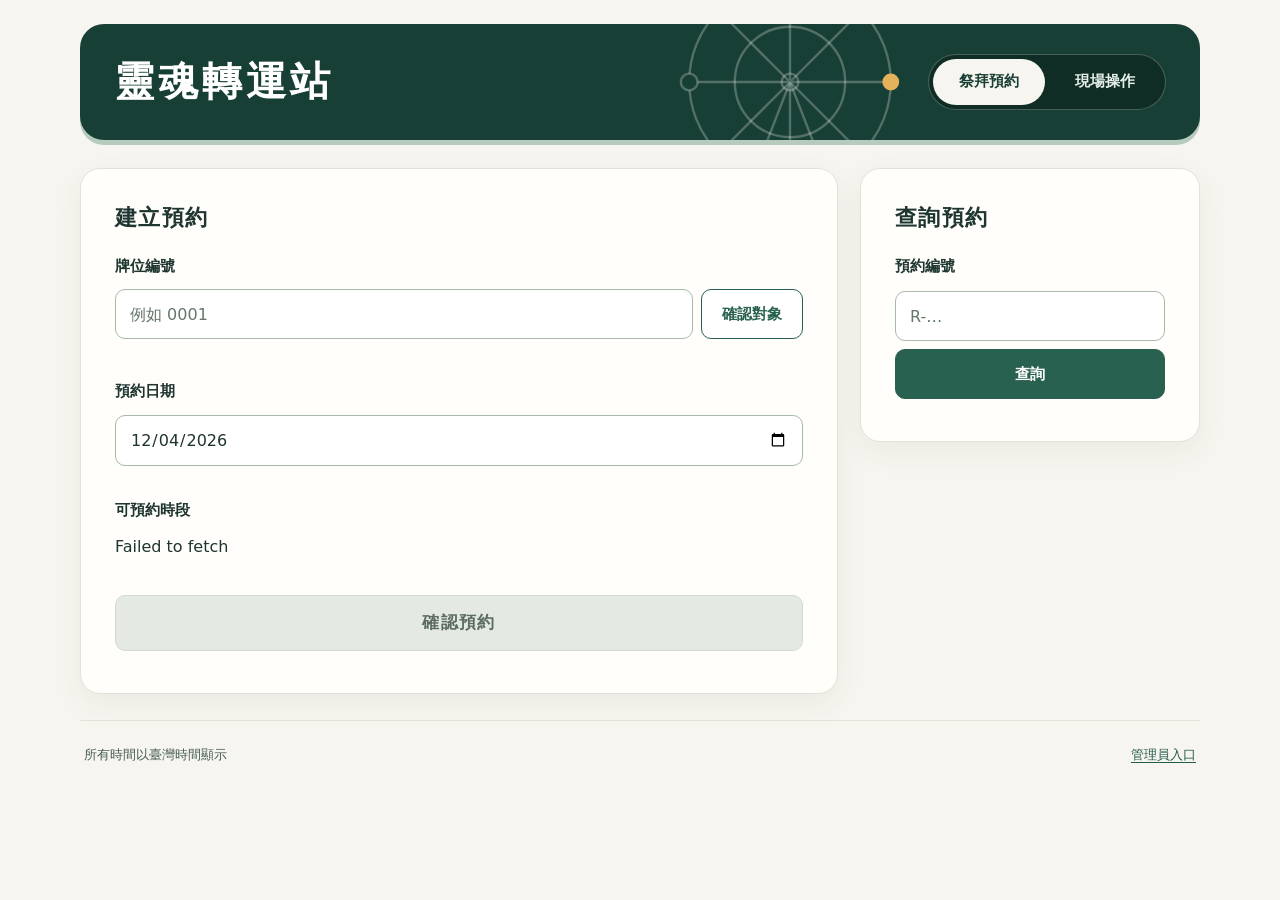
<file: docs/index.html>
<!doctype html>
<html lang="zh-Hant">
<head>
<meta charset="utf-8">
<meta name="viewport" content="width=device-width,initial-scale=1,viewport-fit=cover">
<meta name="theme-color" content="#1b473e">
<meta name="format-detection" content="telephone=no">
<title>靈魂轉運站</title>
<link rel="stylesheet" href="style.css?v=wheel-6">
<script src="motor.js?v=onsite-3"></script>
<script type="module" src="script.js?v=clean-4"></script>
</head>
<body>
<header class="site-header">

  <h1>靈魂轉運站</h1>
  <nav class="page-nav" aria-label="頁面切換"><a href="#booking">祭拜預約</a><a href="#onsite">現場操作</a></nav>
</header>

<main id="booking">
  <section class="card">
    <h2>建立預約</h2>
    <form id="book" class="stack">
      <div class="step">
        <div class="step-body">
          <label for="plaque">牌位編號</label>
          <div class="input-row">
            <input id="plaque" required maxlength="24" placeholder="例如 0001" inputmode="text" autocomplete="off">
            <button type="button" id="confirmPlaque" class="btn-secondary">確認對象</button>
          </div>
          <p id="plaqueResult" class="status" role="status"></p>
        </div>
      </div>
      <div class="step">
        <div class="step-body">
          <label for="day">預約日期</label>
          <input id="day" type="date" required>
        </div>
      </div>
      <div class="step">
        <div class="step-body">
          <fieldset><legend>可預約時段</legend><div id="slots" class="slots"></div></fieldset>
        </div>
      </div>
      <button id="submit" class="btn-primary btn-block" disabled>確認預約</button>
    </form>
    <p id="notice" class="status" role="status"></p>
    <div id="receipt" class="receipt" hidden>
      <strong>請保存預約編號</strong>
      <input id="receiptId" readonly aria-label="預約編號">
      <button id="copy" type="button" class="btn-primary">複製編號</button><a href="#onsite" class="link-button">前往現場操作</a>
    </div>
  </section>

  <section class="card query-card">
    <h2>查詢預約</h2>
    <form id="query" class="stack">
      <label for="id">預約編號</label>
      <div class="input-row">
        <input id="id" required maxlength="34" placeholder="R-…" autocomplete="off" spellcheck="false" autocapitalize="off">
        <button class="btn-primary">查詢</button>
      </div>
    </form>
    <p id="result" class="status" role="status"></p><a id="queryToOnsite" href="#onsite" class="link-button" hidden>前往現場操作</a>
  </section>
</main>

<main id="onsite" hidden>
  <section class="card">
    <h2>現場操作</h2>
    <p><a href="#bluetooth" class="link-button">連接 ESP32 藍牙 →</a></p>
    <form id="onsiteForm" class="stack">
      <label for="onsiteCode">牌位編號</label>
      <input id="onsiteCode" required maxlength="24" placeholder="例如 0001" autocomplete="off">
      <label for="onsiteId">預約編號</label>
      <input id="onsiteId" maxlength="34" autocomplete="off" placeholder="R-…" spellcheck="false" autocapitalize="off">
      <button class="btn-primary">查詢時段</button>
    </form>
    <p id="onsiteResult" class="status" role="status"></p>
    <div id="onsiteControls" class="onsite-controls" hidden>

      <div id="onsiteActions" class="action-grid"></div>
    </div>
    <p id="onsiteFeedback" class="status" role="status"></p>
    <button id="stopMovement" type="button" class="emergency-stop" hidden>緊急停止定位</button>
    <div id="ritualClock" class="ritual-clock" hidden><h3>祭拜剩餘時間</h3><output id="countdown" aria-label="祭拜剩餘時間">01:00:00</output><p id="timeReminder" role="status"></p></div>

  </section>
</main>

<main id="bluetooth" hidden>
  <section class="card">
    <p><a href="#onsite" class="back-link">← 返回現場操作</a></p>
    <h2>連接現場 ESP32</h2>
    
    
    <div class="button-row">
      <button id="publicBleConnect" type="button" class="btn-primary">連接 ESP32</button>
      <button id="publicBleDisconnect" type="button" class="btn-secondary" disabled>中斷連線</button>
    </div>
    <p id="publicBleStatus" class="status status-strong" role="status">尚未連線。</p><aside class="bluetooth-help" aria-label="連線協助"><details><summary>連線協助</summary><div class="help-content"><ul><li>iPhone：使用 <a href="https://apps.apple.com/tw/app/bluefy-web-ble-browser/id1492822055" target="_blank" rel="noopener noreferrer">Bluefy</a>。</li><li>Android／電腦：使用支援網頁藍牙的 Chrome。</li><li>開啟藍牙，在裝置清單選擇 Ferris-Admin-Jog。</li></ul></div></details></aside>

    <details class="music-box"><summary>音樂連接方式</summary><div class="help-content"><ol><li>手機「設定 → 藍牙」連接 <strong>Shaibang</strong>。</li><li>使用手機音樂 App 播放，結束後自行停止。</li></ol></div></details>
  </section>
</main>

<footer class="site-footer"><span>所有時間以臺灣時間顯示</span><a id="admin" hidden>管理員入口</a></footer>
</body>
</html>
</file>
<file: docs/style.css>
/* 靈魂轉運站｜一般使用者頁（手機優先）
   標題用襯線字增添莊重感；若不想載入網路字型，刪掉下面這行 @import 即可，會自動改用系統宋體。 */

:root{
  color-scheme:light;
  --pine:#183f35;        /* 頁首、倒數面板 */
  --moss:#28614f;        /* 主要按鈕 */
  --moss-deep:#1d4a3c;   /* 按下／懸停 */
  --mist:#edf4ed;        /* 輕底色、可選項目 */
  --paper:#f7f5ef;       /* 頁面底色 */
  --card:#fffefa;
  --ink:#1f3530;
  --ink-soft:#52665d;
  --line:#e1e3d8;
  --line-strong:#a8b8ab;
  --lamp:#c8923a;        /* 燭光琥珀：唯一的強調色 */
  --lamp-soft:#fff6e3;
  --lamp-line:#e6d0a1;
  --lamp-ink:#6b4a12;
  --stop:#a3392f;
  --focus:#ba7a21;
  --serif:"Noto Serif TC","Songti TC","Source Han Serif TC","PMingLiU",serif;
  --sans:system-ui,-apple-system,"PingFang TC","Noto Sans TC","Microsoft JhengHei",sans-serif;
  /* 八格摩天輪：其中一格亮燈 */
  --wheel:url("wheel.svg");
  font:16px/1.7 var(--sans);
  color:var(--ink);
  background:var(--paper);
  -webkit-text-size-adjust:100%;
  text-size-adjust:100%;
}
*{box-sizing:border-box}
[hidden]{display:none!important}
html{scroll-behavior:smooth}
body{
  margin:0;
  padding:max(14px,env(safe-area-inset-top)) max(16px,env(safe-area-inset-right)) max(18px,env(safe-area-inset-bottom)) max(16px,env(safe-area-inset-left));
  -webkit-tap-highlight-color:transparent;
}
header,main,footer{max-width:1120px;margin-inline:auto}
h1,h2,h3{line-height:1.35;margin:0}
h2{font:700 22px/1.4 var(--serif);letter-spacing:.06em;margin-bottom:20px}
h3{font-size:16px}
p{margin:8px 0}
a{color:#245c4a;text-underline-offset:3px}
strong{font-weight:700}
:focus-visible{outline:3px solid var(--focus);outline-offset:3px;border-radius:6px}

/* ───── 頁首 ───── */
.site-header{
  position:relative;isolation:isolate;overflow:hidden;
  display:grid;gap:18px;
  padding:24px 20px 18px;border-radius:24px;
  background:var(--pine);color:#fff;
  box-shadow:0 5px 0 #b6cabd;
}
.site-header::before{
  content:"";position:absolute;z-index:-1;
  width:170px;aspect-ratio:1;right:-1px;top:-45px;
  background:var(--wheel) center/contain no-repeat;
}
.site-header h1{
  font:700 clamp(26px,7vw,40px)/1.3 var(--serif);letter-spacing:.1em;
}
.page-nav{
  display:grid;grid-template-columns:repeat(2,minmax(0,1fr));gap:4px;
  padding:4px;border:1px solid #ffffff3d;border-radius:999px;
  background:#0f2d25;
}
.page-nav a{
  display:flex;align-items:center;justify-content:center;
  min-height:46px;padding:8px 18px;border-radius:999px;
  color:#e6efe9;text-decoration:none;font-weight:650;font-size:15px;white-space:nowrap;
}
.page-nav a:hover{background:#ffffff1c}
body:has(#booking:not([hidden])) .page-nav a[href="#booking"],
body:has(#onsite:not([hidden])) .page-nav a[href="#onsite"],
body:has(#bluetooth:not([hidden])) .page-nav a[href="#onsite"]{
  background:var(--paper);color:var(--pine);
}

/* ───── 版面 ───── */
main{display:grid;grid-template-columns:minmax(0,1fr);gap:18px;margin-top:22px}
.card{
  min-width:0;padding:22px 18px;
  background:var(--card);border:1px solid var(--line);border-radius:20px;
  box-shadow:0 10px 30px #183f3510;
}
.hint{color:var(--ink-soft);font-size:14px;line-height:1.8;max-width:64ch}
.note{color:var(--ink-soft);font-size:14px;border-left:3px solid var(--lamp);padding-left:10px}
.stack{display:flex;flex-direction:column;gap:6px;margin:0}

/* ───── 表單 ───── */
label,legend{display:block;font-weight:650;font-size:15px;margin-bottom:6px}
input,select,button{font:inherit;min-height:50px;border-radius:10px;padding:10px 14px}
input,select{
  width:100%;min-width:0;margin:0;
  border:1px solid var(--line-strong);background:#fff;color:var(--ink);
  font-size:16px; /* 避免 iOS 自動放大 */
  -webkit-appearance:none;appearance:none;
}
input[type=date]{display:block}
input:read-only{background:#f4f7f2}
input::placeholder{color:#65766b}
input:focus-visible,select:focus-visible{outline-offset:1px;border-color:var(--moss)}
fieldset{border:0;padding:0;margin:0;min-width:0}
.input-row{display:flex;flex-direction:column;gap:8px}

/* ───── 按鈕 ───── */
button{
  border:1px solid var(--moss);background:var(--moss);color:#fff;
  font-size:15px;font-weight:650;cursor:pointer;touch-action:manipulation;
}
button:hover:not(:disabled){background:var(--moss-deep);border-color:var(--moss-deep)}
button:active:not(:disabled){transform:translateY(1px)}
button:disabled{cursor:not-allowed;background:#e4e9e2;border-color:#d3dbd1;color:#5a6b61}
.btn-secondary{background:#fff;color:var(--moss)}
.btn-secondary:hover:not(:disabled){background:var(--mist);color:var(--moss-deep)}
.btn-secondary:disabled{background:#f2f4f0}
.btn-block{width:100%;min-height:56px;font-size:17px;margin-top:6px;letter-spacing:.08em}
.button-row{display:grid;grid-template-columns:1fr 1fr;gap:8px;margin:14px 0 6px}
.button-row button{padding-inline:8px;font-size:14px}

/* ───── 建立預約：四個步驟（真正的先後順序，用編號串起來）───── */
#book{counter-reset:step}
.step{
  counter-increment:step;position:relative;
  display:grid;grid-template-columns:34px minmax(0,1fr);column-gap:14px;
  padding-bottom:26px;
}
.step::before{
  content:counter(step);
  display:grid;place-items:center;width:34px;height:34px;border-radius:50%;
  background:var(--mist);color:var(--moss);border:1.5px solid #b4cbba;
  font:700 15px/1 var(--sans);
}
.step::after{
  content:"";position:absolute;left:16px;top:42px;bottom:6px;width:2px;
  background:var(--line);
}
.step:last-of-type{padding-bottom:22px}
.step:last-of-type::after{display:none}
.step-body{min-width:0}
.step-body>label,.step-body legend{
  display:flex;align-items:center;min-height:34px;margin-bottom:10px;padding:0;
}
.step-body>label{float:none}

/* ───── 時段 ───── */
.slots{display:grid;grid-template-columns:repeat(2,minmax(0,1fr));gap:10px}
.slots button{
  position:relative;min-height:66px;padding:10px 6px;
  background:var(--mist);color:#203f36;border:1.5px solid #b4cbba;
  font-size:16px;line-height:1.45;white-space:nowrap;font-variant-numeric:tabular-nums;
}
.slots button:hover:not(:disabled){background:#e0ecdf;border-color:var(--moss);color:#203f36}
.slots small{display:block;font-size:12px;font-weight:500;opacity:.85}
.slots button[aria-pressed=true]{
  background:var(--moss);border-color:var(--moss);color:#fff;
  box-shadow:0 0 0 3px #28614f33;
}
.slots button[aria-pressed=true]::after{
  content:"✓";position:absolute;top:5px;right:8px;
  font-size:13px;font-weight:700;line-height:1;color:#f0c875;
}
.slots button:disabled{
  background:repeating-linear-gradient(135deg,#f3f3ee 0 6px,#e9ebe3 6px 12px);
  border-color:#dcdfd3;color:#66746b;
}

/* ───── 狀態訊息 ───── */
.status,[role=status]{overflow-wrap:anywhere}
.status:not(:empty){
  margin:12px 0 0;padding:10px 14px;
  background:var(--mist);border-left:4px solid var(--moss);border-radius:4px 12px 12px 4px;
  font-size:14px;line-height:1.8;
}
.status-strong{font-weight:650}

/* ───── 預約收據 ───── */
.receipt{
  display:grid;gap:10px;margin-top:20px;padding:18px 18px 18px 20px;
  background:var(--lamp-soft);border:1px solid var(--lamp-line);border-left:6px solid var(--lamp);
  border-radius:6px 14px 14px 6px;
}
.receipt strong{color:var(--lamp-ink);font-size:15px}
.receipt input{
  min-width:0;max-width:100%;background:#fff;border-color:var(--lamp-line);
  font:600 15px/1.4 ui-monospace,SFMono-Regular,Menlo,Consolas,monospace;letter-spacing:.03em;
}
.receipt .link-button{justify-content:center}

/* ───── 連結按鈕 ───── */
.link-button{
  display:inline-flex;align-items:center;min-height:46px;padding:6px 18px;border-radius:999px;
  background:var(--mist);border:1px solid #b4cbba;color:var(--moss-deep);
  text-decoration:none;font-weight:650;
}
.link-button:hover{background:#e0ecdf}
.back-link{display:inline-flex;align-items:center;min-height:44px;font-weight:650}
.query-card .link-button{margin-top:12px}

/* ───── 現場操作 ───── */
#onsite .card>p:first-of-type,#bluetooth .card>p:first-of-type{margin-top:0}
#onsiteForm{gap:6px}
#onsiteForm label{margin:12px 0 2px}
#onsiteForm label:first-of-type{margin-top:4px}
#onsiteForm>button{margin-top:14px;min-height:54px;font-size:16px}
.onsite-controls{
  margin-top:16px;padding:16px;border-radius:16px;
  background:#f4f8f2;border:1px solid var(--line);
}
.action-grid,#onsiteActions{display:grid;grid-template-columns:repeat(2,minmax(0,1fr));gap:10px}
#onsiteActions button{width:100%;min-height:58px;white-space:normal;line-height:1.5}
.emergency-stop{
  display:block;width:100%;min-height:62px;margin:22px 0 0;
  background:var(--stop);border-color:var(--stop);box-shadow:0 4px 0 #7a2a22;
  font-size:18px;font-weight:700;letter-spacing:.12em;
}
.emergency-stop:hover:not(:disabled){background:#8e3028;border-color:#8e3028}
.emergency-stop:active:not(:disabled){transform:translateY(3px);box-shadow:0 1px 0 #7a2a22}

/* 祭拜倒數：整頁最醒目的地方，像一盞燭光 */
.ritual-clock{
  margin-top:22px;padding:24px 20px 20px;border-radius:20px;text-align:center;
  background:var(--pine);color:#fff;box-shadow:0 5px 0 #b6cabd;
}
.ritual-clock h3{font-size:15px;font-weight:600;letter-spacing:.14em;color:#c8dbd0}
.ritual-clock output{
  display:block;margin:6px 0 2px;
  font:600 clamp(42px,13vw,68px)/1.25 ui-monospace,SFMono-Regular,Menlo,Consolas,monospace;
  letter-spacing:.04em;color:#f0c875;font-variant-numeric:tabular-nums;
}
.ritual-clock p{margin:6px 0 0;font-size:14px;color:#dbe8e0}
.ritual-clock p:not(:empty){padding:8px 12px;border-radius:10px;background:#ffffff14}

/* ───── 藍牙說明（預設收合）───── */
.bluetooth-help,.music-box{
  margin:16px 0 0;padding:0 16px;
  background:#f3f7f1;border:1px solid #d6e2d4;border-radius:14px;
  font-size:14px;line-height:1.85;overflow-wrap:anywhere;
}
summary{
  display:flex;align-items:center;gap:10px;min-height:50px;cursor:pointer;
  font-weight:650;color:var(--moss);list-style:none;
}
summary::-webkit-details-marker{display:none}
summary::after{
  content:"";flex:none;margin-left:auto;width:8px;height:8px;
  border-right:2px solid currentColor;border-bottom:2px solid currentColor;
  transform:rotate(45deg) translateY(-2px);transition:transform .15s;
}
details[open]>summary::after{transform:rotate(-135deg) translateY(-2px)}
.help-content{padding:4px 0 10px;border-top:1px solid #d6e2d4}
.help-content ul,.help-content ol{padding-left:1.3em;margin:12px 0}
.help-content li{margin:8px 0}
.bluetooth-help a{color:#245740}
.music-box{margin-top:12px}
#publicBleStatus{margin-top:14px}

/* ───── 頁尾 ───── */
.site-footer{
  display:flex;flex-wrap:wrap;justify-content:space-between;align-items:center;gap:4px 12px;
  margin-top:26px;padding:12px 4px 4px;border-top:1px solid var(--line);
  color:#465d53;font-size:13px;
}
.site-footer a{display:inline-flex;align-items:center;min-height:44px}

/* ───── 手機以外 ───── */
@media (min-width:560px){
  .card{padding:28px 26px}
  .input-row{flex-direction:row;align-items:stretch}
  .input-row button{flex:none;white-space:nowrap;padding-inline:20px}
  .slots{grid-template-columns:repeat(3,minmax(0,1fr))}
  .button-row{grid-template-columns:repeat(2,max-content)}
  .button-row button{padding-inline:22px;font-size:15px}
  .receipt{grid-template-columns:auto minmax(0,1fr) auto auto;align-items:center}
  #onsiteActions{grid-template-columns:repeat(3,minmax(0,1fr))}
}
@media (min-width:640px){
  .site-header{
    grid-template-columns:minmax(0,1fr) auto;align-items:center;gap:24px;
    padding:30px 34px;
  }
  .site-header::before{width:240px;right:120px;top:50%;transform:translateY(-50%)}
  .page-nav{display:flex;gap:4px}
  .page-nav a{padding-inline:26px}
}
@media (min-width:760px){
  body{padding:24px}
  main{margin-top:28px;gap:22px}
  .card{padding:34px}
}
@media (min-width:900px){
  .site-header::before{right:290px}
}
@media (min-width:960px){
  #booking{grid-template-columns:minmax(0,1fr) 340px;align-items:start}
  .query-card{position:sticky;top:24px}
  .query-card .input-row{flex-direction:column}
  .query-card .input-row button{width:100%}
}
@media (min-width:560px) and (max-width:959px){
  #booking{max-width:720px}
}
#onsite,#bluetooth{max-width:720px}

/* ───── 小螢幕 ───── */
@media (max-width:420px){
  #onsiteActions{grid-template-columns:1fr}
}
@media (max-width:359px){
  body{padding-inline:12px}
  .card{padding:18px 14px}
  .slots button{font-size:14px}
  .input-row button{font-size:13px}
}
@media (prefers-reduced-motion:reduce){
  html{scroll-behavior:auto}
  button,summary::after{transition:none}
}

.step{display:block}.step::before,.step::after{content:none}.step-body>label,.step-body legend{min-height:0}
</file>
